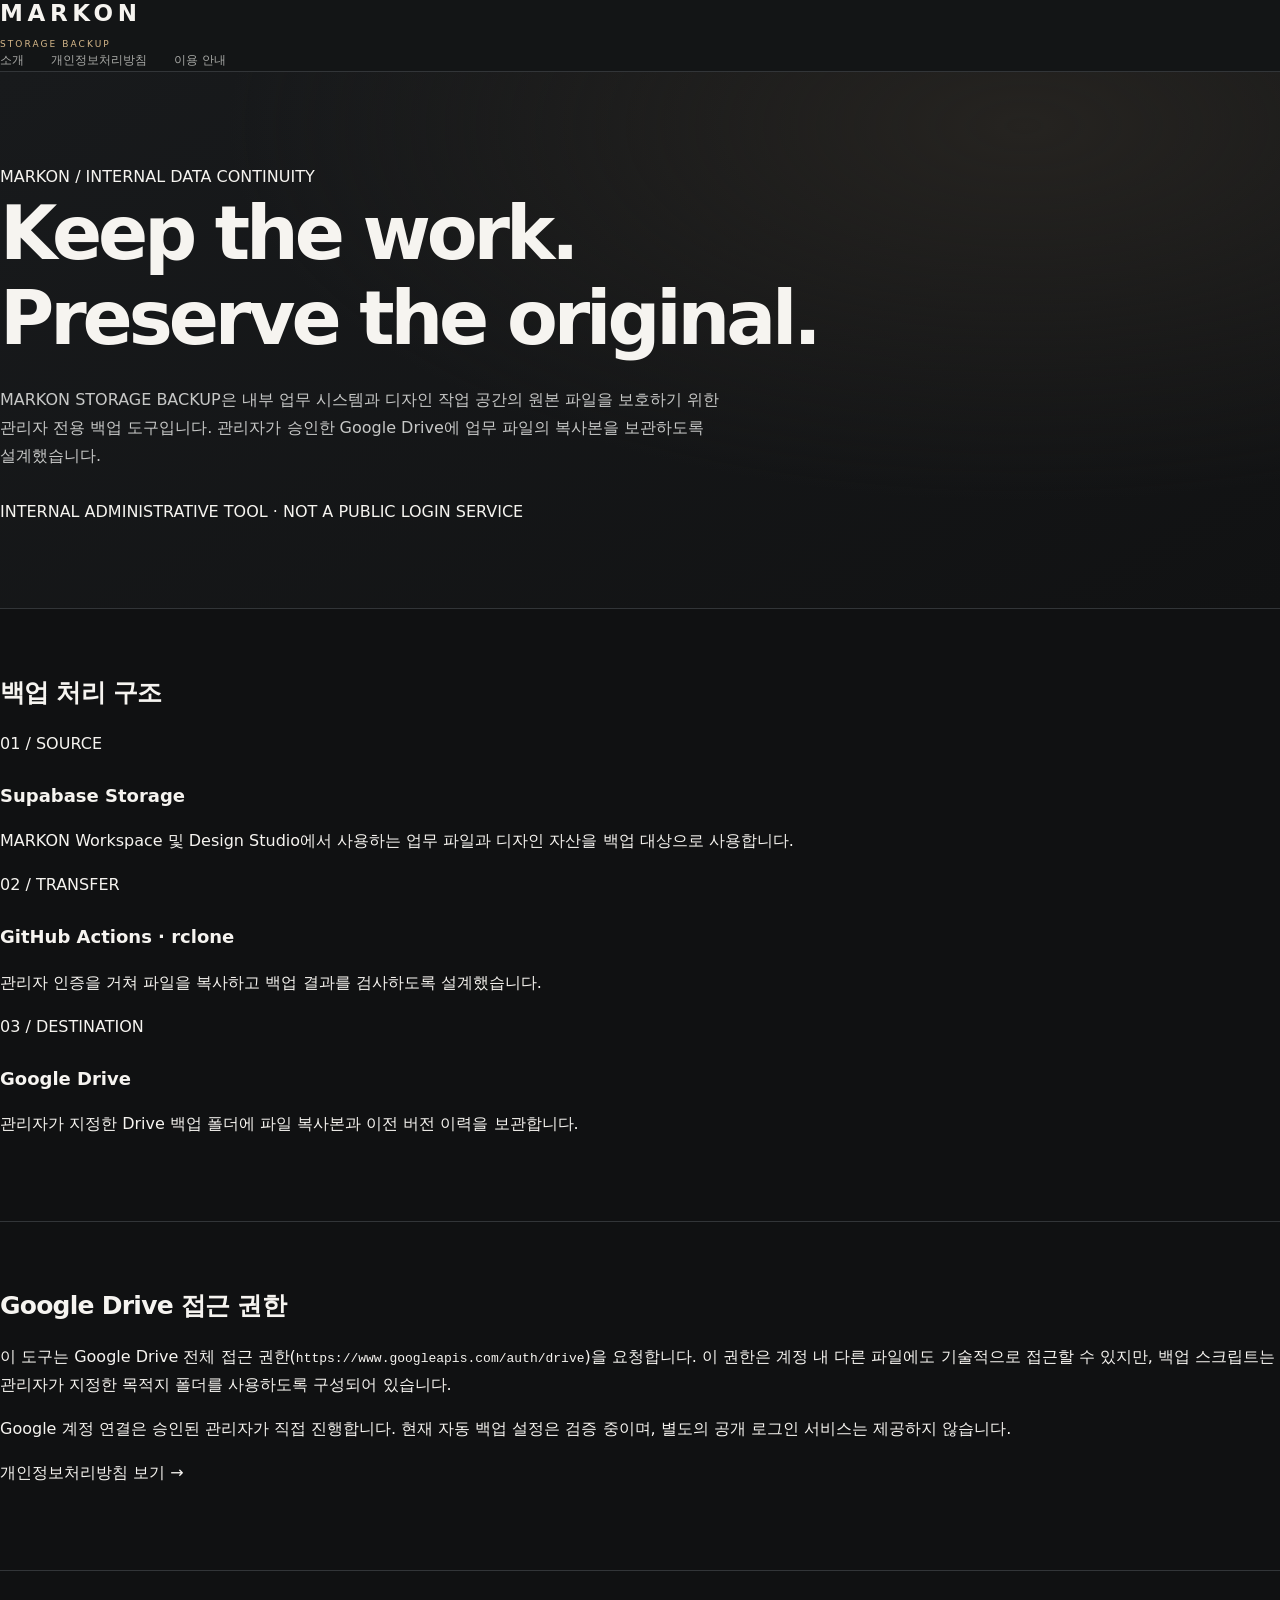
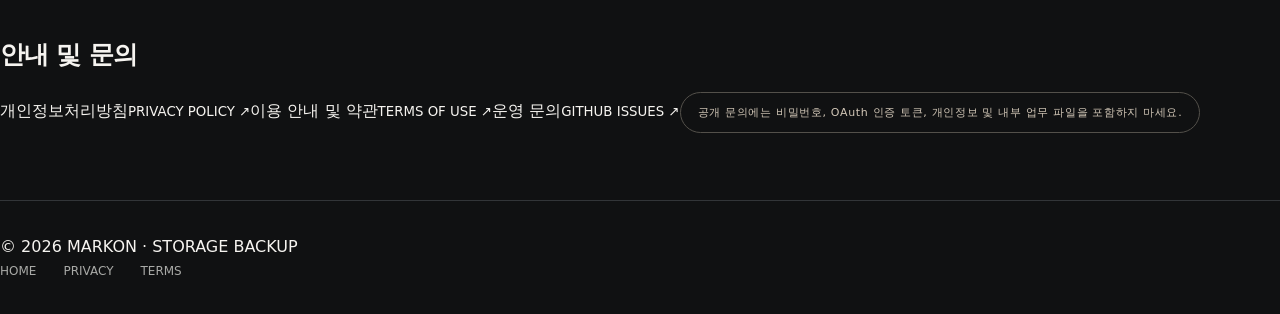
<file: index.html>
<!doctype html><html lang="ko"><head><meta charset="utf-8"><meta name="viewport" content="width=device-width,initial-scale=1"><title>Overview | MARKON STORAGE BACKUP</title><link rel="stylesheet" href="/style.css"></head><body><header class="header"><div class="wrap bar"><a class="brand" href="/">MARKON<small>STORAGE BACKUP</small></a><nav class="nav"><a href="/">소개</a><a href="/privacy.html">개인정보처리방침</a><a href="/terms.html">이용 안내</a></nav></div></header><div class="hero"><div class="wrap"><div class="kicker">MARKON / INTERNAL DATA CONTINUITY</div><h1>Keep the work.<br>Preserve the original.</h1><p class="lead">MARKON STORAGE BACKUP은 내부 업무 시스템과 디자인 작업 공간의 원본 파일을 보호하기 위한 관리자 전용 백업 도구입니다. 관리자가 승인한 Google Drive에 업무 파일의 복사본을 보관하도록 설계했습니다.</p><div class="caption">INTERNAL ADMINISTRATIVE TOOL · NOT A PUBLIC LOGIN SERVICE</div></div></div><main><section class="section"><div class="wrap"><h2>백업 처리 구조</h2><div class="cols"><article class="box"><span>01 / SOURCE</span><h3>Supabase Storage</h3><p>MARKON Workspace 및 Design Studio에서 사용하는 업무 파일과 디자인 자산을 백업 대상으로 사용합니다.</p></article><article class="box"><span>02 / TRANSFER</span><h3>GitHub Actions · rclone</h3><p>관리자 인증을 거쳐 파일을 복사하고 백업 결과를 검사하도록 설계했습니다.</p></article><article class="box"><span>03 / DESTINATION</span><h3>Google Drive</h3><p>관리자가 지정한 Drive 백업 폴더에 파일 복사본과 이전 버전 이력을 보관합니다.</p></article></div></div></section><section class="section"><div class="wrap copy"><h2>Google Drive 접근 권한</h2><p>이 도구는 Google Drive 전체 접근 권한(<code>https://www.googleapis.com/auth/drive</code>)을 요청합니다. 이 권한은 계정 내 다른 파일에도 기술적으로 접근할 수 있지만, 백업 스크립트는 관리자가 지정한 목적지 폴더를 사용하도록 구성되어 있습니다.</p><p>Google 계정 연결은 승인된 관리자가 직접 진행합니다. 현재 자동 백업 설정은 검증 중이며, 별도의 공개 로그인 서비스는 제공하지 않습니다.</p><p><a href="/privacy.html">개인정보처리방침 보기 →</a></p></div></section><section class="section"><div class="wrap"><h2>안내 및 문의</h2><a class="link" href="/privacy.html"><span>개인정보처리방침</span><small>PRIVACY POLICY ↗</small></a><a class="link" href="/terms.html"><span>이용 안내 및 약관</span><small>TERMS OF USE ↗</small></a><a class="link" href="https://github.com/cheol2179/cheol2179.github.io/issues"><span>운영 문의</span><small>GITHUB ISSUES ↗</small></a><div class="notice">공개 문의에는 비밀번호, OAuth 인증 토큰, 개인정보 및 내부 업무 파일을 포함하지 마세요.</div></div></section></main><footer class="wrap footer">© 2026 MARKON · STORAGE BACKUP <nav><a href="/">HOME</a><a href="/privacy.html">PRIVACY</a><a href="/terms.html">TERMS</a></nav></footer></body></html>
</file>
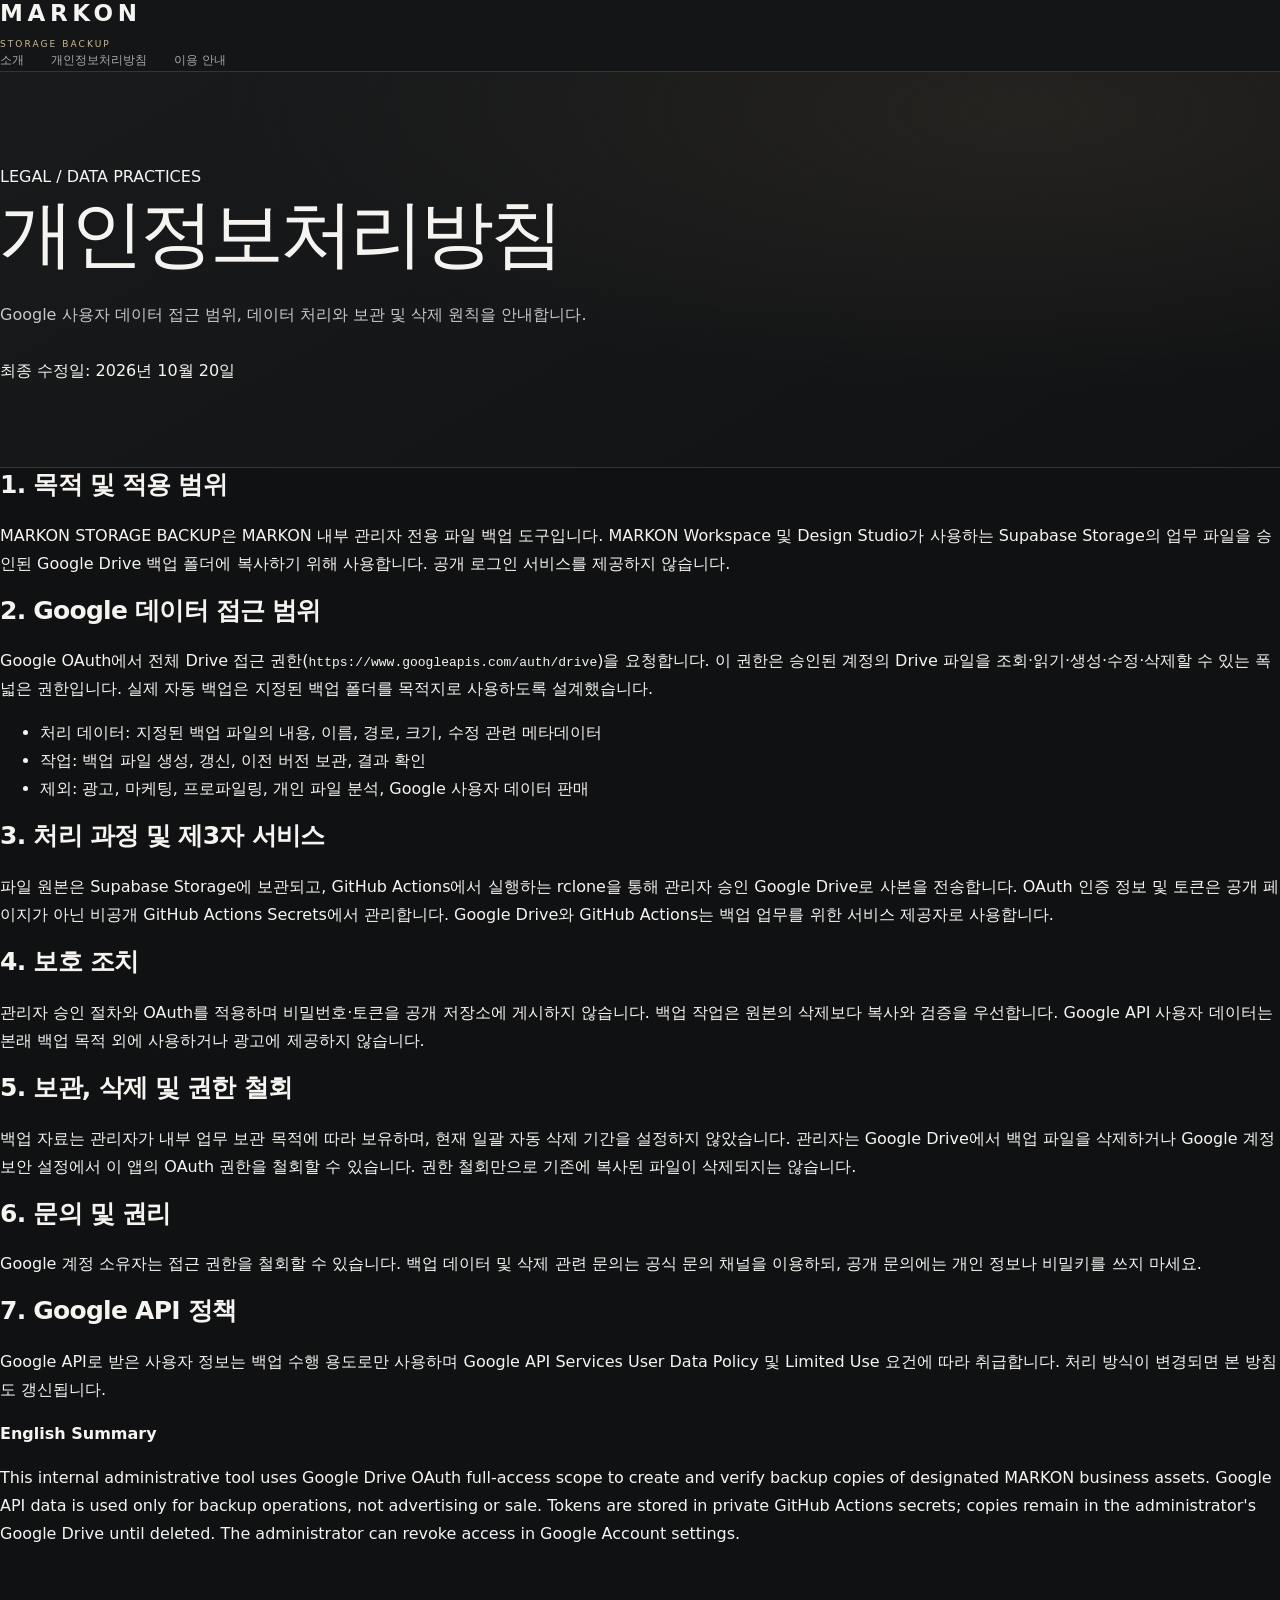
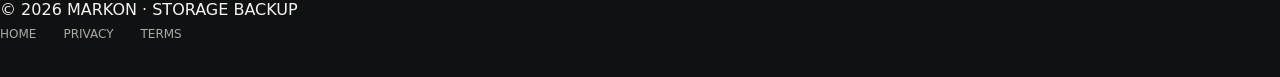
<file: privacy.html>
<!doctype html><html lang="ko"><head><meta charset="utf-8"><meta name="viewport" content="width=device-width,initial-scale=1"><title>Privacy Policy | MARKON STORAGE BACKUP</title><link rel="stylesheet" href="/style.css"></head><body><header class="header"><div class="wrap bar"><a class="brand" href="/">MARKON<small>STORAGE BACKUP</small></a><nav class="nav"><a href="/">소개</a><a href="/privacy.html">개인정보처리방침</a><a href="/terms.html">이용 안내</a></nav></div></header><div class="hero"><div class="wrap"><div class="kicker">LEGAL / DATA PRACTICES</div><h1>개인정보처리방침</h1><p class="lead">Google 사용자 데이터 접근 범위, 데이터 처리와 보관 및 삭제 원칙을 안내합니다.</p><div class="caption">최종 수정일: 2026년 10월 20일</div></div></div><main class="section"><div class="wrap copy"><h2>1. 목적 및 적용 범위</h2><p>MARKON STORAGE BACKUP은 MARKON 내부 관리자 전용 파일 백업 도구입니다. MARKON Workspace 및 Design Studio가 사용하는 Supabase Storage의 업무 파일을 승인된 Google Drive 백업 폴더에 복사하기 위해 사용합니다. 공개 로그인 서비스를 제공하지 않습니다.</p><h2>2. Google 데이터 접근 범위</h2><p>Google OAuth에서 전체 Drive 접근 권한(<code>https://www.googleapis.com/auth/drive</code>)을 요청합니다. 이 권한은 승인된 계정의 Drive 파일을 조회·읽기·생성·수정·삭제할 수 있는 폭넓은 권한입니다. 실제 자동 백업은 지정된 백업 폴더를 목적지로 사용하도록 설계했습니다.</p><ul><li>처리 데이터: 지정된 백업 파일의 내용, 이름, 경로, 크기, 수정 관련 메타데이터</li><li>작업: 백업 파일 생성, 갱신, 이전 버전 보관, 결과 확인</li><li>제외: 광고, 마케팅, 프로파일링, 개인 파일 분석, Google 사용자 데이터 판매</li></ul><h2>3. 처리 과정 및 제3자 서비스</h2><p>파일 원본은 Supabase Storage에 보관되고, GitHub Actions에서 실행하는 rclone을 통해 관리자 승인 Google Drive로 사본을 전송합니다. OAuth 인증 정보 및 토큰은 공개 페이지가 아닌 비공개 GitHub Actions Secrets에서 관리합니다. Google Drive와 GitHub Actions는 백업 업무를 위한 서비스 제공자로 사용합니다.</p><h2>4. 보호 조치</h2><p>관리자 승인 절차와 OAuth를 적용하며 비밀번호·토큰을 공개 저장소에 게시하지 않습니다. 백업 작업은 원본의 삭제보다 복사와 검증을 우선합니다. Google API 사용자 데이터는 본래 백업 목적 외에 사용하거나 광고에 제공하지 않습니다.</p><h2>5. 보관, 삭제 및 권한 철회</h2><p>백업 자료는 관리자가 내부 업무 보관 목적에 따라 보유하며, 현재 일괄 자동 삭제 기간을 설정하지 않았습니다. 관리자는 Google Drive에서 백업 파일을 삭제하거나 Google 계정 보안 설정에서 이 앱의 OAuth 권한을 철회할 수 있습니다. 권한 철회만으로 기존에 복사된 파일이 삭제되지는 않습니다.</p><h2>6. 문의 및 권리</h2><p>Google 계정 소유자는 접근 권한을 철회할 수 있습니다. 백업 데이터 및 삭제 관련 문의는 <a href="https://github.com/cheol2179/cheol2179.github.io/issues">공식 문의 채널</a>을 이용하되, 공개 문의에는 개인 정보나 비밀키를 쓰지 마세요.</p><h2>7. Google API 정책</h2><p>Google API로 받은 사용자 정보는 백업 수행 용도로만 사용하며 Google API Services User Data Policy 및 Limited Use 요건에 따라 취급합니다. 처리 방식이 변경되면 본 방침도 갱신됩니다.</p><div class="english"><strong>English Summary</strong><p>This internal administrative tool uses Google Drive OAuth full-access scope to create and verify backup copies of designated MARKON business assets. Google API data is used only for backup operations, not advertising or sale. Tokens are stored in private GitHub Actions secrets; copies remain in the administrator's Google Drive until deleted. The administrator can revoke access in Google Account settings.</p></div></div></main><footer class="wrap footer">© 2026 MARKON · STORAGE BACKUP <nav><a href="/">HOME</a><a href="/privacy.html">PRIVACY</a><a href="/terms.html">TERMS</a></nav></footer></body></html>
</file>
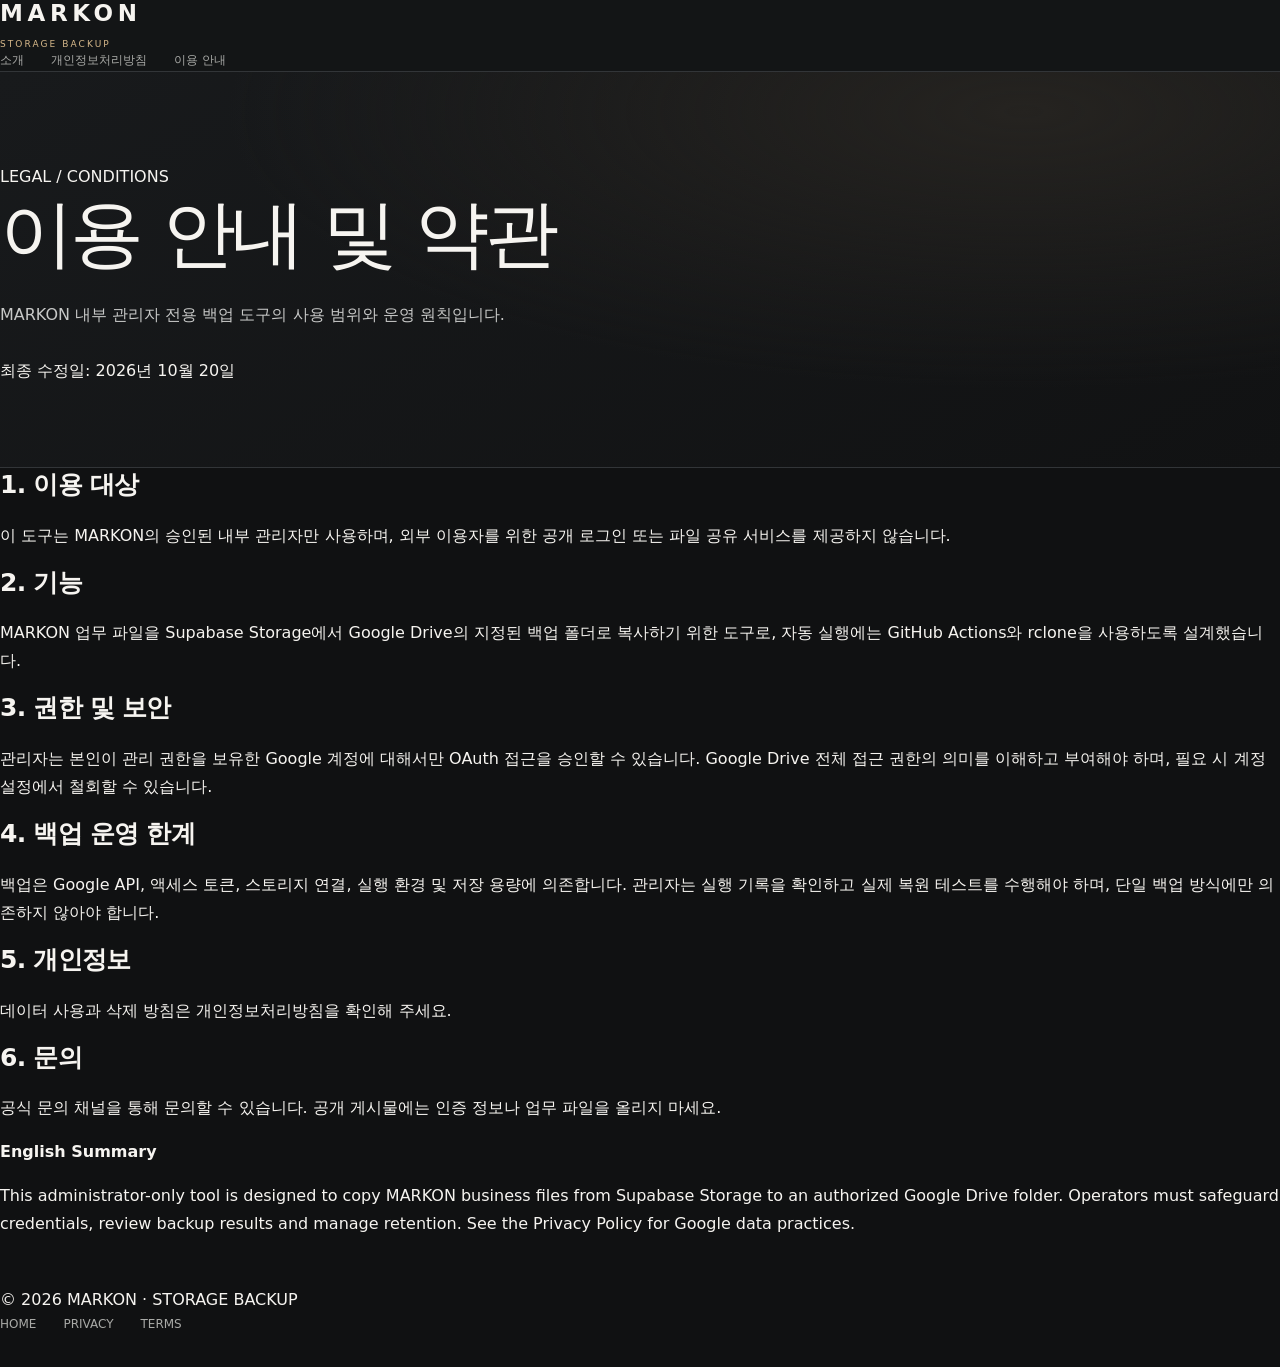
<file: terms.html>
<!doctype html><html lang="ko"><head><meta charset="utf-8"><meta name="viewport" content="width=device-width,initial-scale=1"><title>Terms of Use | MARKON STORAGE BACKUP</title><link rel="stylesheet" href="/style.css"></head><body><header class="header"><div class="wrap bar"><a class="brand" href="/">MARKON<small>STORAGE BACKUP</small></a><nav class="nav"><a href="/">소개</a><a href="/privacy.html">개인정보처리방침</a><a href="/terms.html">이용 안내</a></nav></div></header><div class="hero"><div class="wrap"><div class="kicker">LEGAL / CONDITIONS</div><h1>이용 안내 및 약관</h1><p class="lead">MARKON 내부 관리자 전용 백업 도구의 사용 범위와 운영 원칙입니다.</p><div class="caption">최종 수정일: 2026년 10월 20일</div></div></div><main class="section"><div class="wrap copy"><h2>1. 이용 대상</h2><p>이 도구는 MARKON의 승인된 내부 관리자만 사용하며, 외부 이용자를 위한 공개 로그인 또는 파일 공유 서비스를 제공하지 않습니다.</p><h2>2. 기능</h2><p>MARKON 업무 파일을 Supabase Storage에서 Google Drive의 지정된 백업 폴더로 복사하기 위한 도구로, 자동 실행에는 GitHub Actions와 rclone을 사용하도록 설계했습니다.</p><h2>3. 권한 및 보안</h2><p>관리자는 본인이 관리 권한을 보유한 Google 계정에 대해서만 OAuth 접근을 승인할 수 있습니다. Google Drive 전체 접근 권한의 의미를 이해하고 부여해야 하며, 필요 시 계정 설정에서 철회할 수 있습니다.</p><h2>4. 백업 운영 한계</h2><p>백업은 Google API, 액세스 토큰, 스토리지 연결, 실행 환경 및 저장 용량에 의존합니다. 관리자는 실행 기록을 확인하고 실제 복원 테스트를 수행해야 하며, 단일 백업 방식에만 의존하지 않아야 합니다.</p><h2>5. 개인정보</h2><p>데이터 사용과 삭제 방침은 <a href="/privacy.html">개인정보처리방침</a>을 확인해 주세요.</p><h2>6. 문의</h2><p><a href="https://github.com/cheol2179/cheol2179.github.io/issues">공식 문의 채널</a>을 통해 문의할 수 있습니다. 공개 게시물에는 인증 정보나 업무 파일을 올리지 마세요.</p><div class="english"><strong>English Summary</strong><p>This administrator-only tool is designed to copy MARKON business files from Supabase Storage to an authorized Google Drive folder. Operators must safeguard credentials, review backup results and manage retention. See the Privacy Policy for Google data practices.</p></div></div></main><footer class="wrap footer">© 2026 MARKON · STORAGE BACKUP <nav><a href="/">HOME</a><a href="/privacy.html">PRIVACY</a><a href="/terms.html">TERMS</a></nav></footer></body></html>
</file>
<file: style.css>
:root{color-scheme:dark;--bg:#101112;--surface:#191b1d;--line:#323538;--text:#f6f4f0;--muted:#a9aaa7;--accent:#d6b88a}*{box-sizing:border-box}html{scroll-behavior:smooth}body{margin:0;background:var(--bg);color:var(--text);font-family:Inter,Pretendard,"Noto Sans KR",system-ui,-apple-system,"Segoe UI",sans-serif;line-height:1.75}a{color:inherit;text-decoration:none}a:hover{color:var(--accent)}.container{max-width:1080px;padding:0 28px;margin:auto}header{border-bottom:1px solid var(--line);background:#131516}.inner{min-height:92px;display:flex;align-items:center;justify-content:space-between;gap:24px}.brand{font-weight:800;font-size:23px;letter-spacing:.2em;line-height:1.2}.brand small{display:block;font-size:9px;font-weight:500;letter-spacing:.23em;color:var(--accent);margin-top:9px}nav{display:flex;gap:27px}nav a{font-size:12px;color:var(--muted)}nav a[aria-current=page]{color:var(--text)}.hero{background:radial-gradient(ellipse at 80% 10%,#252320 0,transparent 55%),linear-gradient(150deg,#181a1c 0,#111213 100%);padding:91px 0 82px;border-bottom:1px solid var(--line)}.eyebrow{font-size:11px;letter-spacing:.24em;text-transform:uppercase;font-weight:700;color:var(--accent);margin-bottom:18px}h1{font-size:clamp(35px,6vw,74px);letter-spacing:-.055em;line-height:1.15;font-weight:550;margin:0 0 25px}h2{font-size:25px;line-height:1.35;letter-spacing:-.03em;margin:0 0 20px;font-weight:600}h3{font-size:18px;margin:22px 0 6px}.hero p{max-width:720px;font-size:16px;color:#c7c8c7;margin:0 0 28px}.notice{display:inline-flex;gap:11px;align-items:center;border:1px solid #53504a;border-radius:99px;padding:10px 17px;color:#d3c8b8;letter-spacing:.06em;font-size:11px}.dot{display:inline-block;background:var(--accent);border-radius:100%;width:7px;height:7px}main section{padding:67px 0;border-bottom:1px solid var(--line)}.section-head{display:flex;align-items:end;justify-content:space-between;gap:20px;margin-bottom:30px}.section-head h2{margin:0}.sub{color:#888b8b;font-size:12px;letter-spacing:.12em}.grid{display:grid;grid-template-columns:repeat(3,minmax(0,1fr));gap:16px}.tile{border:1px solid var(--line);background:var(--surface);min-height:230px;padding:29px}.tile span{display:block;color:var(--accent);font-size:10px;letter-spacing:.16em;margin-bottom:30px}.tile strong{display:block;font-size:19px;font-weight:600}.tile p{font-size:13px;color:var(--muted);line-height:1.8;margin:11px 0 0}.prose{max-width:880px}.prose p,.prose li{color:#c3c4c2;font-size:14px;line-height:1.95}.prose a,.linkline:hover{color:var(--accent)}.prose h2:not(:first-child){margin-top:43px}.prose ul{padding-left:20px}.prose code{overflow-wrap:anywhere;color:#decdb2;font-size:12px}.linkline{display:flex;justify-content:space-between;align-items:center;gap:20px;padding:22px 0;border-bottom:1px solid var(--line);font-size:15px}.linkline small{font-size:12px;color:var(--muted)}.lang-note{margin-top:38px;background:#1b1d1e;border-left:2px solid var(--accent);padding:18px 24px}.lang-note p{font-size:13px}footer{padding:32px 0}.footer-inner{display:flex;justify-content:space-between;gap:16px;color:var(--muted);font-size:10px;letter-spacing:.1em}@media(max-width:750px){.inner{min-height:86px;align-items:flex-start;flex-direction:column;justify-content:center;gap:13px}.brand{font-size:19px}.brand small{margin-top:4px}nav{gap:17px}.hero{padding:68px 0 60px}.hero p{font-size:14px}.grid{grid-template-columns:1fr}.tile{min-height:0}.section-head{align-items:flex-start;flex-direction:column;gap:3px}main section{padding:50px 0}.linkline{flex-direction:column;align-items:flex-start;gap:5px}.footer-inner{flex-direction:column}}
</file>
